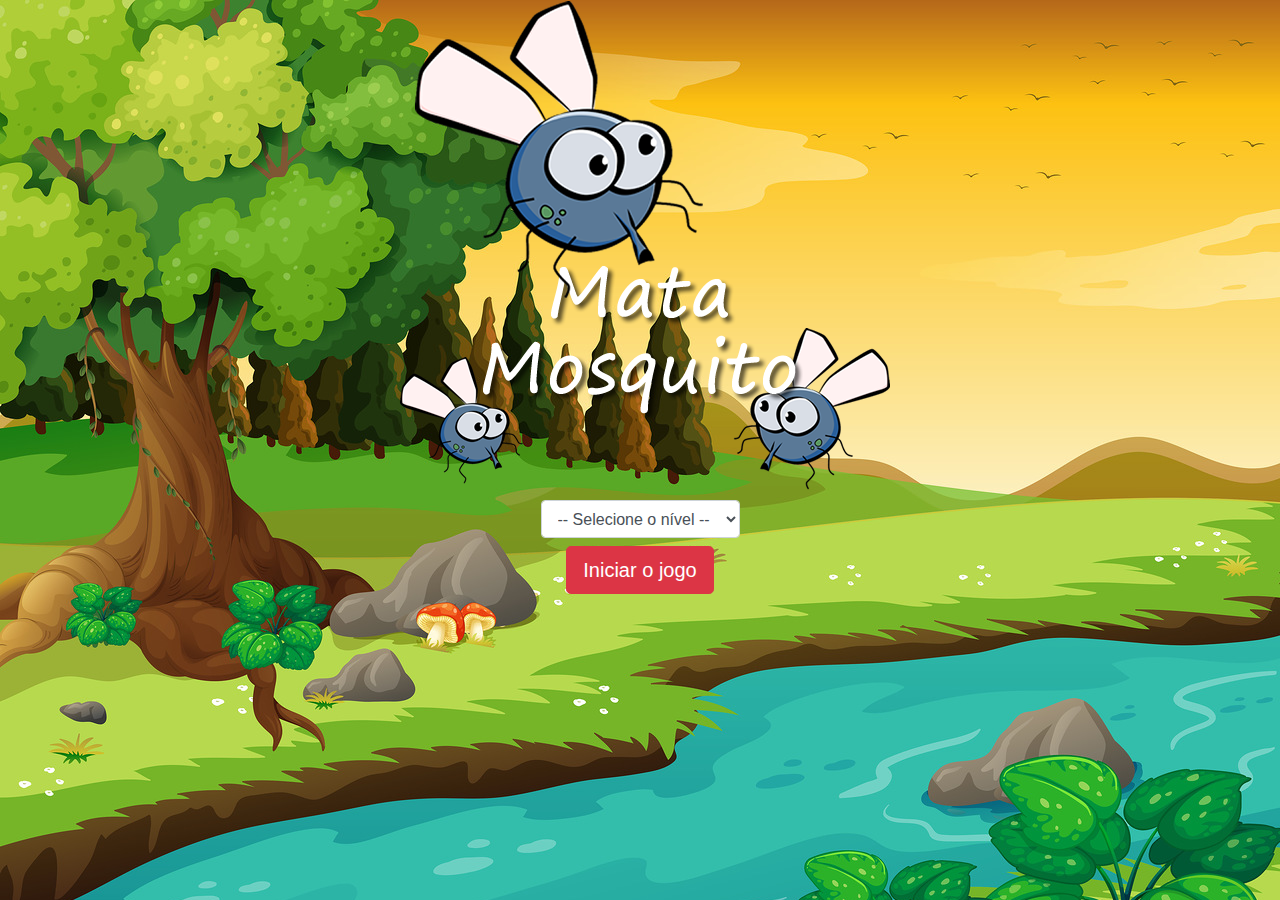
<file: index.html>
<!DOCTYPE html>
<html>
<head>
	<title></title>
	<meta charset="utf-8">

	<link rel="stylesheet" href="https://stackpath.bootstrapcdn.com/bootstrap/4.4.1/css/bootstrap.min.css" integrity="sha384-Vkoo8x4CGsO3+Hhxv8T/Q5PaXtkKtu6ug5TOeNV6gBiFeWPGFN9MuhOf23Q9Ifjh" crossorigin="anonymous">

	<link rel="stylesheet" type="text/css" href="estilo.css" />

	<script src="jogo.js"></script>

	<script type="text/javascript">
		function iniciarJogo(){
			var nivel = document.getElementById('nivel').value

			if (nivel === '') {
				alert('Selecione um nivel para iniciar o jogo!')
				return false
			}

			window.location.href = 'app.html?' + nivel
		}
	</script>
</head>
<body onresize="ajustaTamanhoPalcoJogo()">

	<div class="container">
		<div class="row">
			<div class="col">
				<div class="d-flex justify-content-center">
				<img src="imagens/game.png">
				</div>
			</div>
		</div>

		<div class="row">
			<div class="col">
				<div class="d-flex justify-content-center">
					<div class="mb-2">
						<select class="form-control" id="nivel">
							<option value="">-- Selecione o nível --</option>
							<option value="normal">Normal</option>
							<option value="dificil">Difícil</option>
							<option value="chucknorris">Chuck Norris</option>
						</select>
					</div>
				</div>
			</div>
		</div>

		<div class="row">
			<div class="col">
				<div class="d-flex justify-content-center">
				<BUTTON type="button" class="btn btn-danger btn-lg" onclick="iniciarJogo()">Iniciar o jogo</BUTTON>
				</div>
			</div>
		</div>
	</div>

</body>
</html>
</file>
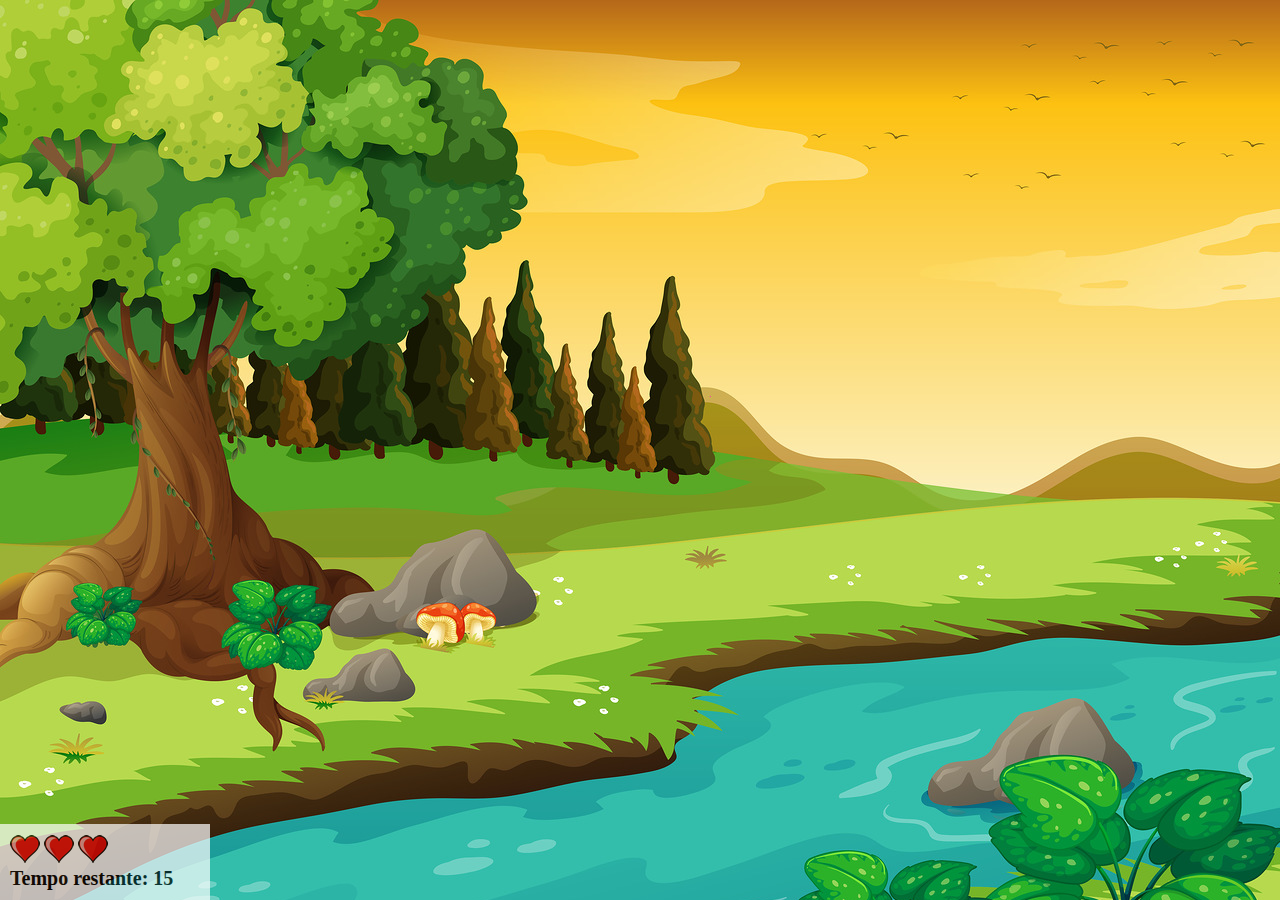
<file: app.html>
<!DOCTYPE html>
<html>
<head>
	<title></title>
	<meta charset="utf-8">

	<link rel="stylesheet" type="text/css" href="estilo.css" />
	<script src="jogo.js"></script>
</head>
<body onresize="ajustaTamanhoPalcoJogo()">

	<div class="painel">
		<div class="vidas">
			<img id="v1" src="imagens/coracao_cheio.png" />
			<img id="v2" src="imagens/coracao_cheio.png" />
			<img id="v3" src="imagens/coracao_cheio.png" />
		</div>
		<div class="cronometro">Tempo restante: <span id="cronometro"></span></div>

	</div>

	<script> 
		document.getElementById('cronometro').innerHTML = tempo

		var criaMosquito = setInterval(function(){
			posicaoRandomica()
		},criaMosquitoTempo)
	</script>

</body>
</html>
</file>
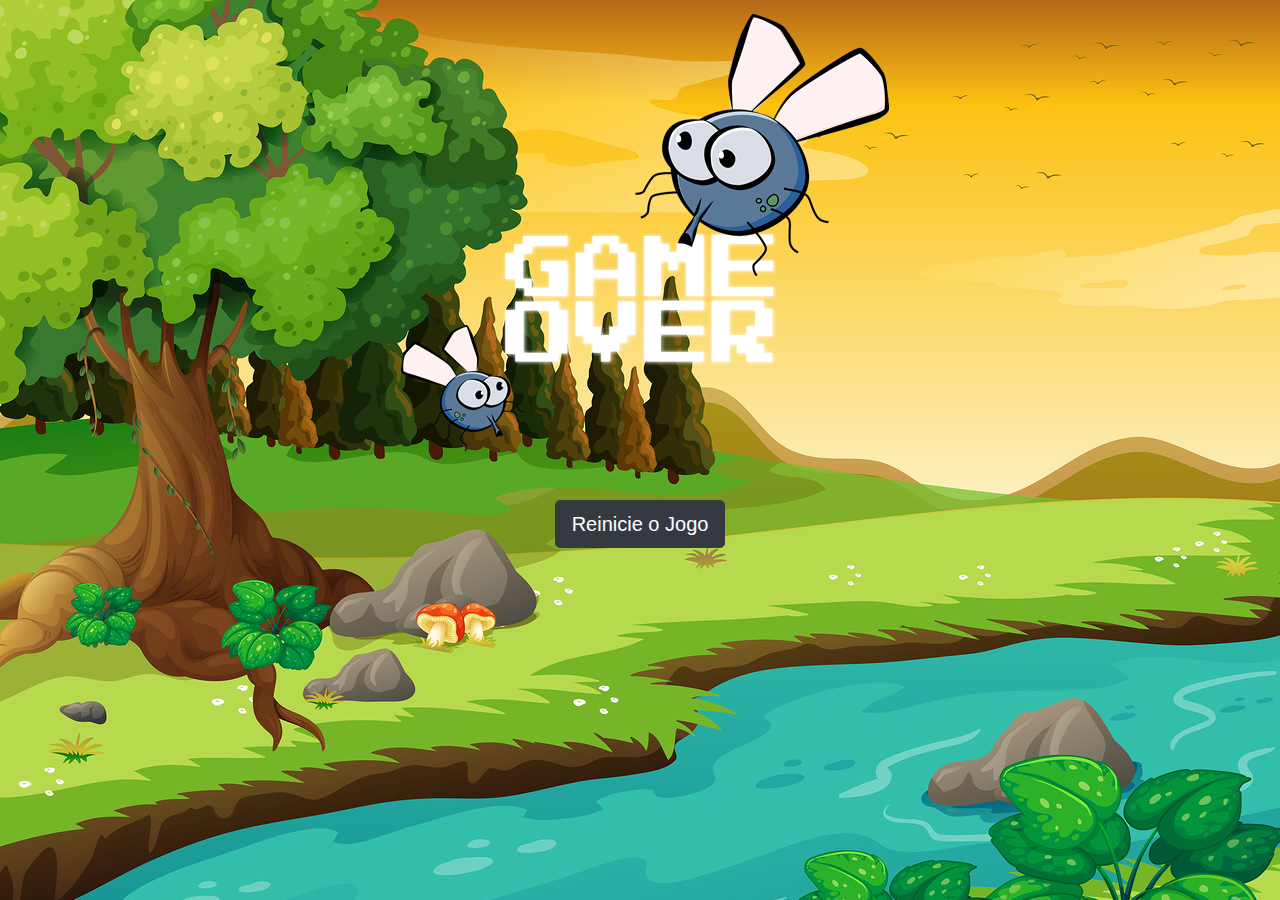
<file: fim_de_jogo.html>
<!DOCTYPE html>
<html>
<head>
	<title></title>
	<meta charset="utf-8">

	<link rel="stylesheet" href="https://stackpath.bootstrapcdn.com/bootstrap/4.4.1/css/bootstrap.min.css" integrity="sha384-Vkoo8x4CGsO3+Hhxv8T/Q5PaXtkKtu6ug5TOeNV6gBiFeWPGFN9MuhOf23Q9Ifjh" crossorigin="anonymous">

	<link rel="stylesheet" type="text/css" href="estilo.css" />

	<script src="jogo.js"></script>
</head>
<body onresize="ajustaTamanhoPalcoJogo()">

	<div class="container">
		<div class="row">
			<div class="col">
				<div class="d-flex justify-content-center">
				<img src="imagens/game_over.png">
				</div>
			</div>
		</div>

		<div class="row">
			<div class="col">
				<div class="d-flex justify-content-center">
				<BUTTON type="button" class="btn btn-dark btn-lg" onclick="window.location.href = 'index.html' ">Reinicie o Jogo</BUTTON>
				</div>
			</div>
			
		</div>
	</div>

</body>
</html>
</file>
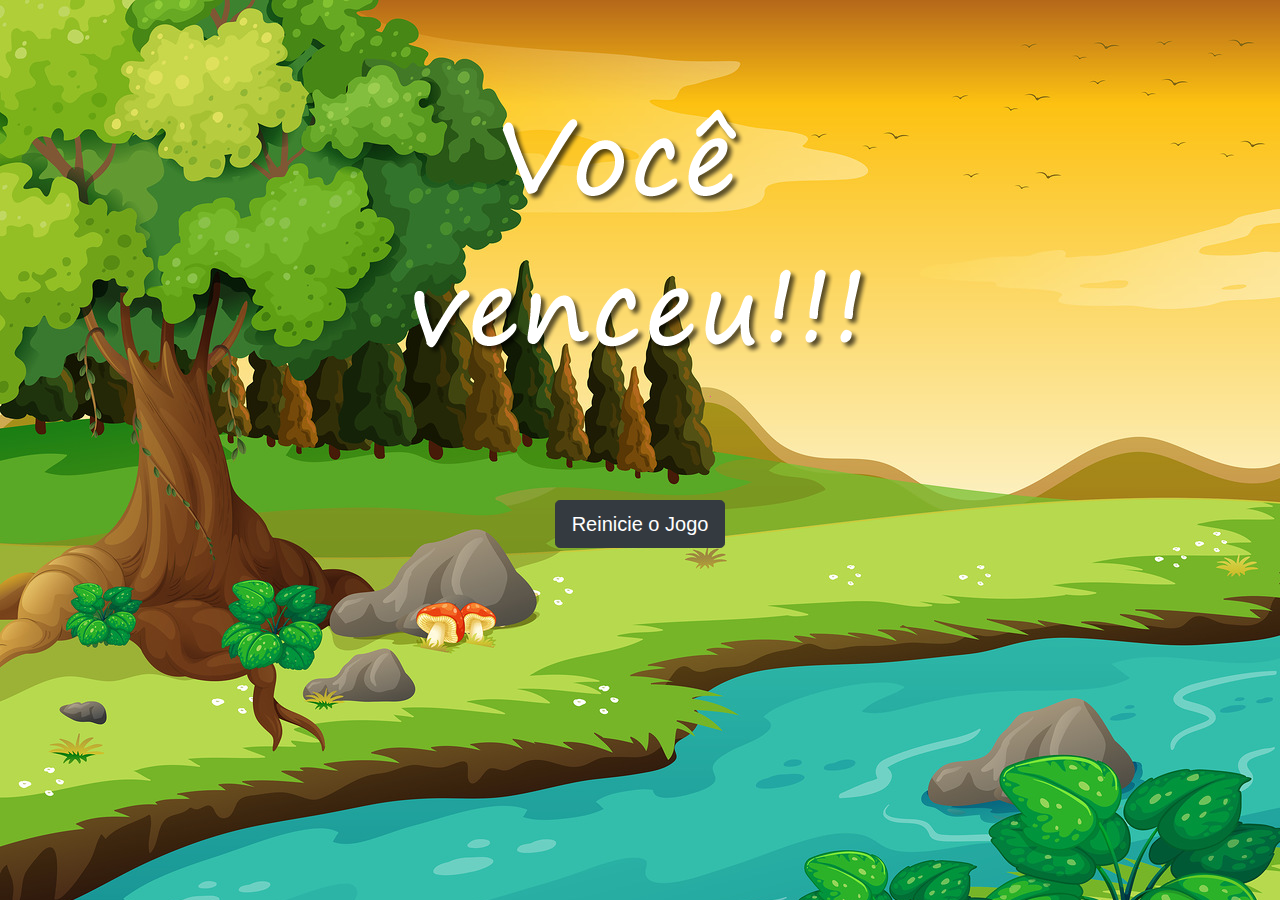
<file: vitoria.html>
<!DOCTYPE html>
<html>
<head>
	<title></title>
	<meta charset="utf-8">

	<link rel="stylesheet" href="https://stackpath.bootstrapcdn.com/bootstrap/4.4.1/css/bootstrap.min.css" integrity="sha384-Vkoo8x4CGsO3+Hhxv8T/Q5PaXtkKtu6ug5TOeNV6gBiFeWPGFN9MuhOf23Q9Ifjh" crossorigin="anonymous">

	<link rel="stylesheet" type="text/css" href="estilo.css" />

	<script src="jogo.js"></script>
</head>
<body onresize="ajustaTamanhoPalcoJogo()">

	<div class="container">
		<div class="row">
			<div class="col">
				<div class="d-flex justify-content-center">
				<img src="imagens/vitoria.png">
				</div>
			</div>
		</div>

		<div class="row">
			<div class="col">
				<div class="d-flex justify-content-center">
				<BUTTON type="button" class="btn btn-dark btn-lg" onclick="window.location.href = 'index.html' ">Reinicie o Jogo</BUTTON>
				</div>
			</div>
			
		</div>
	</div>

</body>
</html>
</file>
<file: estilo.css>
html {
	cursor: url(imagens/mata_mosca.png) 30 30,auto;
}

body {
	background: url(imagens/bg.jpg);
	background-repeat: no-repeat;
}

.mosquito1 {
	width: 50px;
	height: 50px;
}

.mosquito2{
	width: 70px;
	height: 70px;
}

.mosquito3{
	width: 90px;
	height: 90px;
}

.ladoA{
	transform: scaleX(1);
}

.ladoB{
	transform: scaleX(-1);
}

.painel{
	position: absolute;
	width: 190px;
	padding: 10px;
	left: 0px;
	bottom: 0px;
	border-top: solid 1px #fff;
	background-color: #fff;
	opacity: 0.7
}

.vidas{
	float: left;
}

.cronometro{
	float: left;
	font-size: 20px;
	font-weight: bold;
}
</file>
